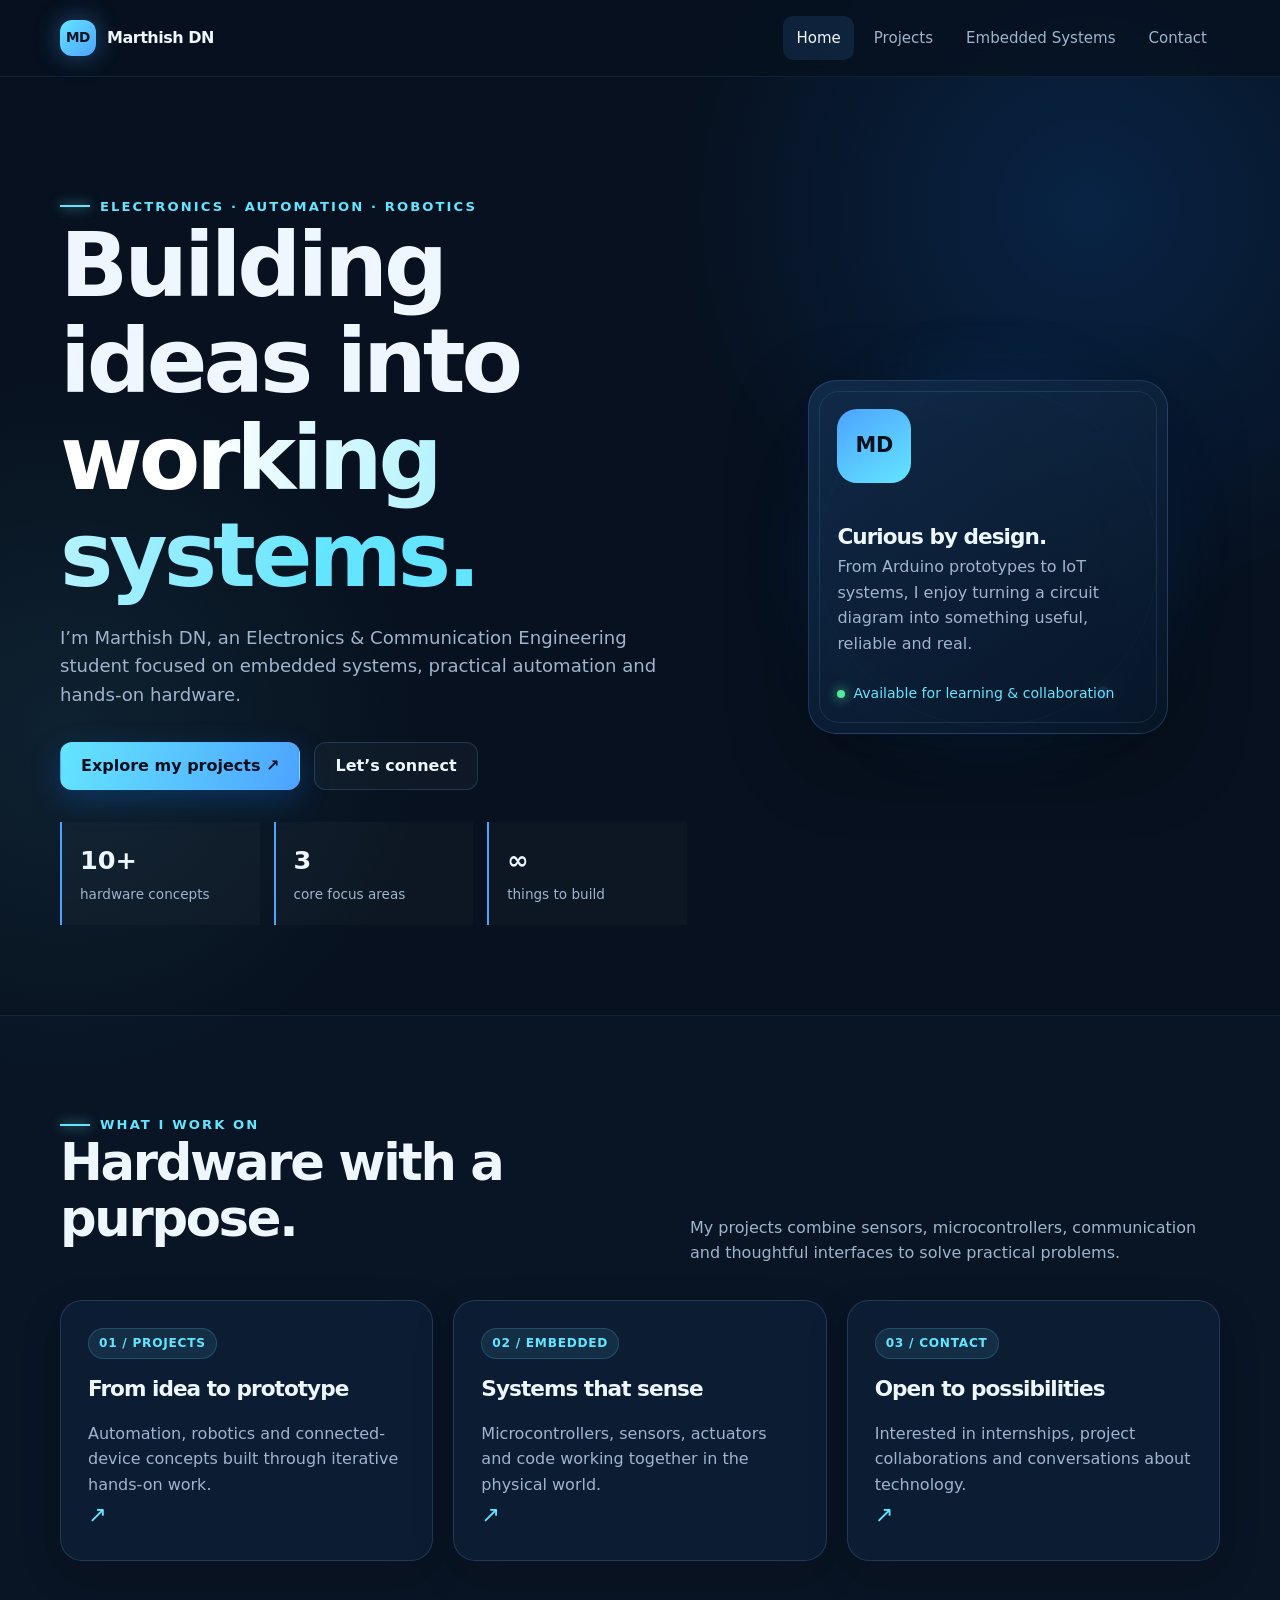
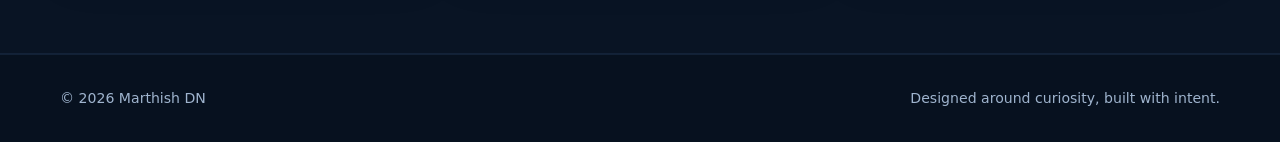
<file: index.html>
<!doctype html>
<html lang="en">
<head>
  <meta charset="UTF-8" />
  <meta name="viewport" content="width=device-width, initial-scale=1.0" />
  <meta name="description" content="Marthish DN — electronics and communication engineering student building embedded systems, automation and robotics projects." />
  <title>Marthish DN | Embedded Systems & Automation</title>
  <link rel="stylesheet" href="styles.css" />
</head>
<body data-page="home">
  <header class="site-header"><div class="container nav">
    <a class="brand" href="index.html"><span class="brand-mark">MD</span><span>Marthish DN</span></a>
    <nav class="nav-links" aria-label="Main navigation"><a data-nav="home" href="index.html">Home</a><a data-nav="projects" href="projects.html">Projects</a><a data-nav="embedded" href="embedded-systems.html">Embedded Systems</a><a data-nav="contact" href="contact.html">Contact</a></nav>
  </div></header>
  <main>
    <section class="container hero">
      <div><span class="eyebrow">Electronics · Automation · Robotics</span><h1>Building ideas into <span class="gradient-text">working systems.</span></h1><p class="lead">I’m Marthish DN, an Electronics & Communication Engineering student focused on embedded systems, practical automation and hands-on hardware.</p><div class="actions"><a class="button primary" href="projects.html">Explore my projects ↗</a><a class="button secondary" href="contact.html">Let’s connect</a></div><div class="metric-row"><div class="metric"><strong>10+</strong><span>hardware concepts</span></div><div class="metric"><strong>3</strong><span>core focus areas</span></div><div class="metric"><strong>∞</strong><span>things to build</span></div></div></div>
      <div class="hero-card"><div class="orbit"></div><div class="profile-panel"><div class="avatar">MD</div><h3>Curious by design.</h3><p>From Arduino prototypes to IoT systems, I enjoy turning a circuit diagram into something useful, reliable and real.</p><div class="status">Available for learning & collaboration</div></div></div>
    </section>
    <section class="section alt"><div class="container"><div class="section-heading"><div><span class="eyebrow">What I work on</span><h2>Hardware with a purpose.</h2></div><p>My projects combine sensors, microcontrollers, communication and thoughtful interfaces to solve practical problems.</p></div><div class="grid grid-3"><a class="card project-card" href="projects.html"><div><span class="tag">01 / Projects</span><h3>From idea to prototype</h3><p>Automation, robotics and connected-device concepts built through iterative hands-on work.</p></div><span class="arrow">↗</span></a><a class="card project-card" href="embedded-systems.html"><div><span class="tag">02 / Embedded</span><h3>Systems that sense</h3><p>Microcontrollers, sensors, actuators and code working together in the physical world.</p></div><span class="arrow">↗</span></a><a class="card project-card" href="contact.html"><div><span class="tag">03 / Contact</span><h3>Open to possibilities</h3><p>Interested in internships, project collaborations and conversations about technology.</p></div><span class="arrow">↗</span></a></div></div></section>
  </main>
  <footer class="footer"><div class="container footer-inner"><span>© 2026 Marthish DN</span><span>Designed around curiosity, built with intent.</span></div></footer>
  <script src="script.js"></script>
</body>
</html>
</file>
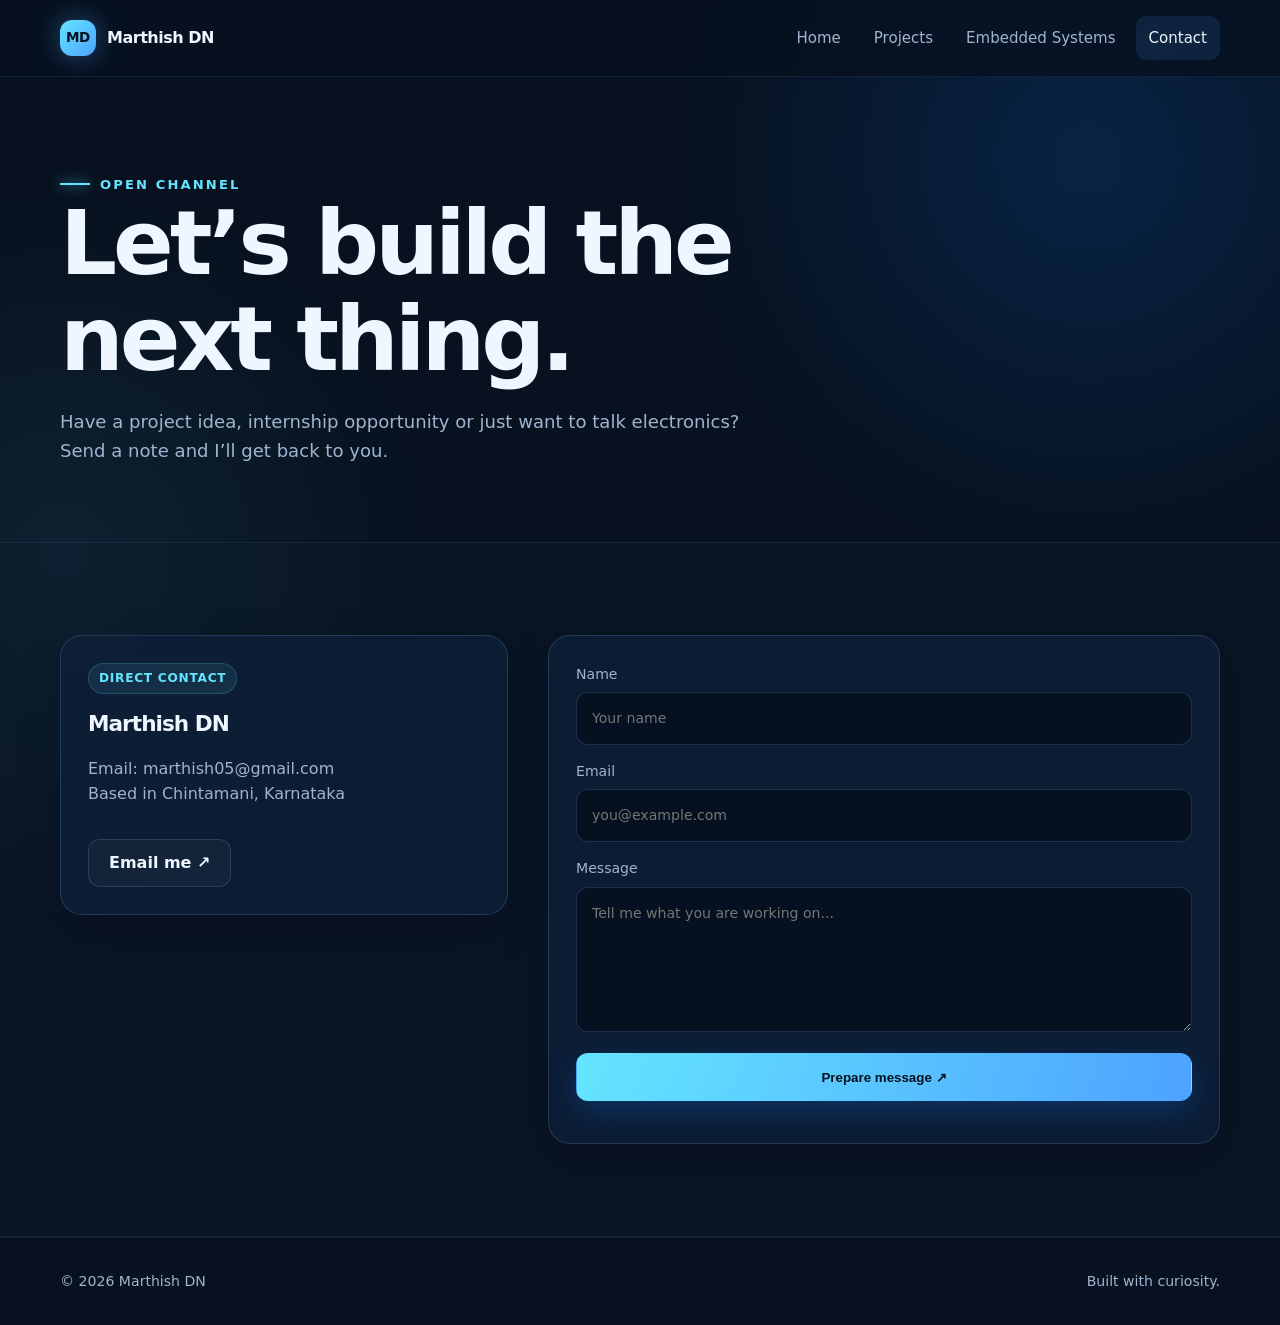
<file: contact.html>
<!doctype html>
<html lang="en"><head><meta charset="UTF-8" /><meta name="viewport" content="width=device-width, initial-scale=1.0" /><meta name="description" content="Contact Marthish DN about embedded systems, automation and project collaboration." /><title>Contact | Marthish DN</title><link rel="stylesheet" href="styles.css" /></head>
<body data-page="contact"><header class="site-header"><div class="container nav"><a class="brand" href="index.html"><span class="brand-mark">MD</span><span>Marthish DN</span></a><nav class="nav-links" aria-label="Main navigation"><a data-nav="home" href="index.html">Home</a><a data-nav="projects" href="projects.html">Projects</a><a data-nav="embedded" href="embedded-systems.html">Embedded Systems</a><a data-nav="contact" href="contact.html">Contact</a></nav></div></header>
<main><section class="container page-hero"><span class="eyebrow">Open channel</span><h1>Let’s build the next thing.</h1><p class="lead">Have a project idea, internship opportunity or just want to talk electronics? Send a note and I’ll get back to you.</p></section><section class="section alt"><div class="container contact-wrap"><div><div class="card"><span class="tag">Direct contact</span><h3>Marthish DN</h3><p>Email: <a href="mailto:marthish05@gmail.com">marthish05@gmail.com</a></p><p>Based in Chintamani, Karnataka</p><div class="actions"><a class="button secondary" href="mailto:marthish05@gmail.com">Email me ↗</a></div></div></div><div class="card"><form class="contact-form" id="contact-form"><label>Name<input name="name" required placeholder="Your name" /></label><label>Email<input type="email" name="email" required placeholder="you@example.com" /></label><label>Message<textarea name="message" required placeholder="Tell me what you are working on..."></textarea></label><button class="button primary" type="submit">Prepare message ↗</button><p id="form-message" aria-live="polite"></p></form></div></div></section></main><footer class="footer"><div class="container footer-inner"><span>© 2026 Marthish DN</span><span>Built with curiosity.</span></div></footer><script src="script.js"></script></body></html>
</file>
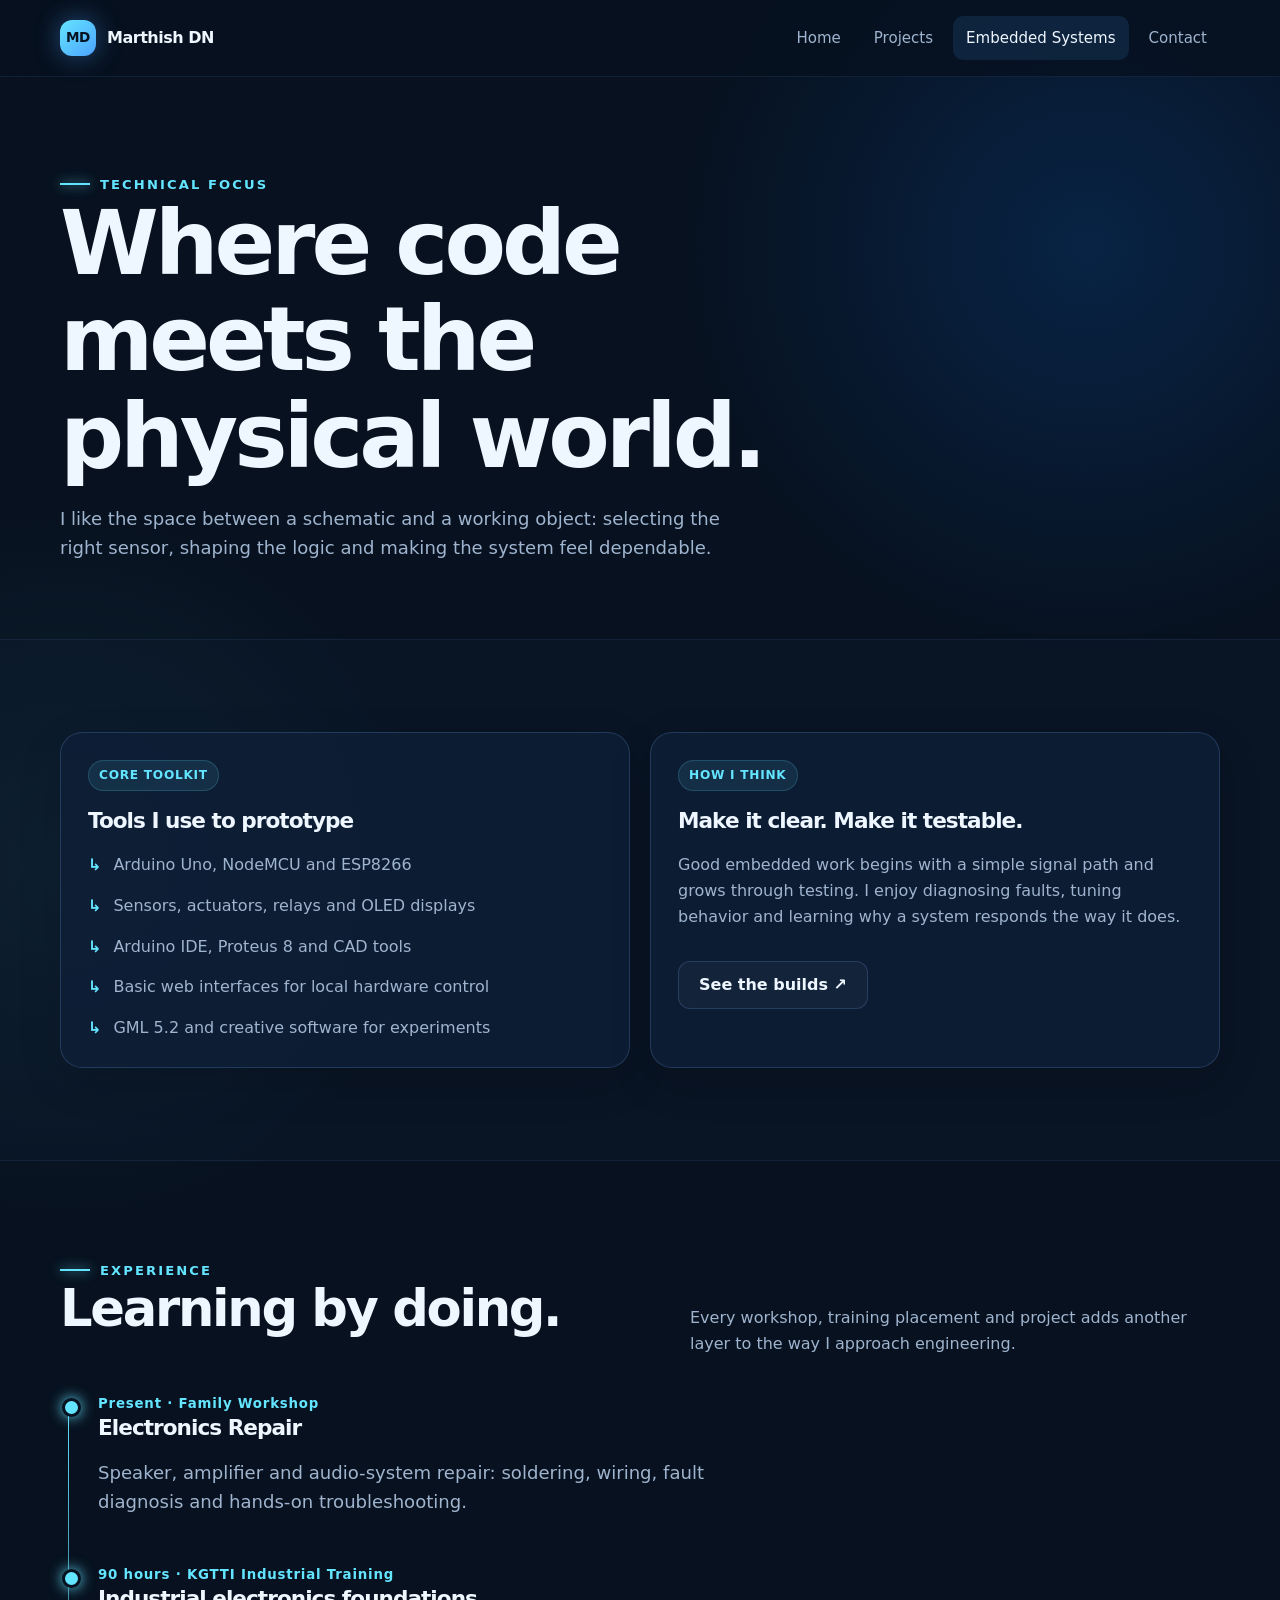
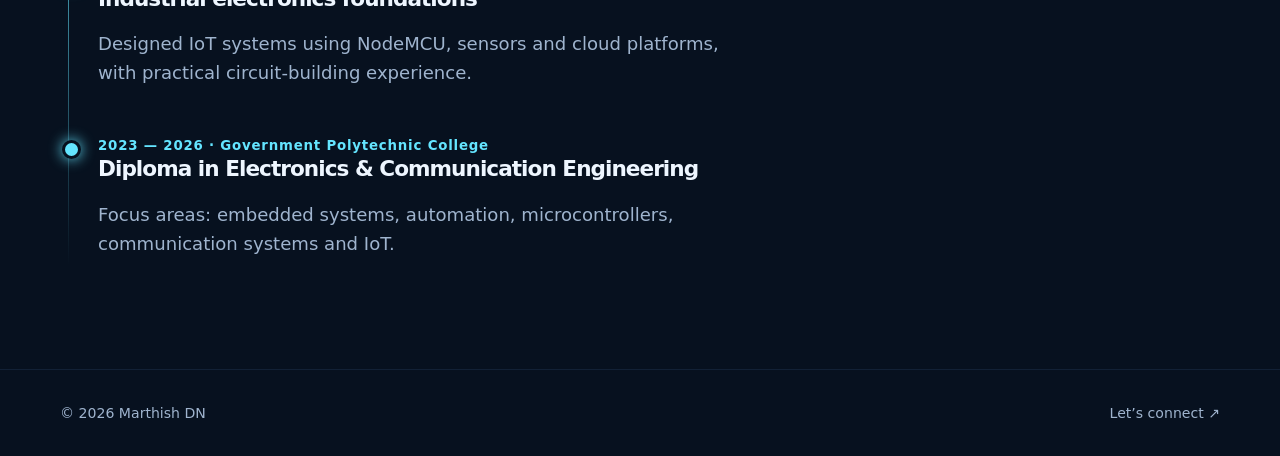
<file: embedded-systems.html>
<!doctype html>
<html lang="en"><head><meta charset="UTF-8" /><meta name="viewport" content="width=device-width, initial-scale=1.0" /><meta name="description" content="Embedded systems, tools and technical interests of Marthish DN." /><title>Embedded Systems | Marthish DN</title><link rel="stylesheet" href="styles.css" /></head>
<body data-page="embedded"><header class="site-header"><div class="container nav"><a class="brand" href="index.html"><span class="brand-mark">MD</span><span>Marthish DN</span></a><nav class="nav-links" aria-label="Main navigation"><a data-nav="home" href="index.html">Home</a><a data-nav="projects" href="projects.html">Projects</a><a data-nav="embedded" href="embedded-systems.html">Embedded Systems</a><a data-nav="contact" href="contact.html">Contact</a></nav></div></header>
<main><section class="container page-hero"><span class="eyebrow">Technical focus</span><h1>Where code meets the physical world.</h1><p class="lead">I like the space between a schematic and a working object: selecting the right sensor, shaping the logic and making the system feel dependable.</p></section><section class="section alt"><div class="container grid grid-2"><div class="card"><span class="tag">Core toolkit</span><h3>Tools I use to prototype</h3><ul class="list"><li>Arduino Uno, NodeMCU and ESP8266</li><li>Sensors, actuators, relays and OLED displays</li><li>Arduino IDE, Proteus 8 and CAD tools</li><li>Basic web interfaces for local hardware control</li><li>GML 5.2 and creative software for experiments</li></ul></div><div class="card"><span class="tag">How I think</span><h3>Make it clear. Make it testable.</h3><p>Good embedded work begins with a simple signal path and grows through testing. I enjoy diagnosing faults, tuning behavior and learning why a system responds the way it does.</p><div class="actions"><a class="button secondary" href="projects.html">See the builds ↗</a></div></div></div></section><section class="section"><div class="container"><div class="section-heading"><div><span class="eyebrow">Experience</span><h2>Learning by doing.</h2></div><p>Every workshop, training placement and project adds another layer to the way I approach engineering.</p></div><div class="timeline"><div class="timeline-item"><small>Present · Family Workshop</small><h3>Electronics Repair</h3><p class="lead">Speaker, amplifier and audio-system repair: soldering, wiring, fault diagnosis and hands-on troubleshooting.</p></div><div class="timeline-item"><small>90 hours · KGTTI Industrial Training</small><h3>Industrial electronics foundations</h3><p class="lead">Designed IoT systems using NodeMCU, sensors and cloud platforms, with practical circuit-building experience.</p></div><div class="timeline-item"><small>2023 — 2026 · Government Polytechnic College</small><h3>Diploma in Electronics & Communication Engineering</h3><p class="lead">Focus areas: embedded systems, automation, microcontrollers, communication systems and IoT.</p></div></div></div></section></main><footer class="footer"><div class="container footer-inner"><span>© 2026 Marthish DN</span><span><a href="contact.html">Let’s connect ↗</a></span></div></footer><script src="script.js"></script></body></html>
</file>
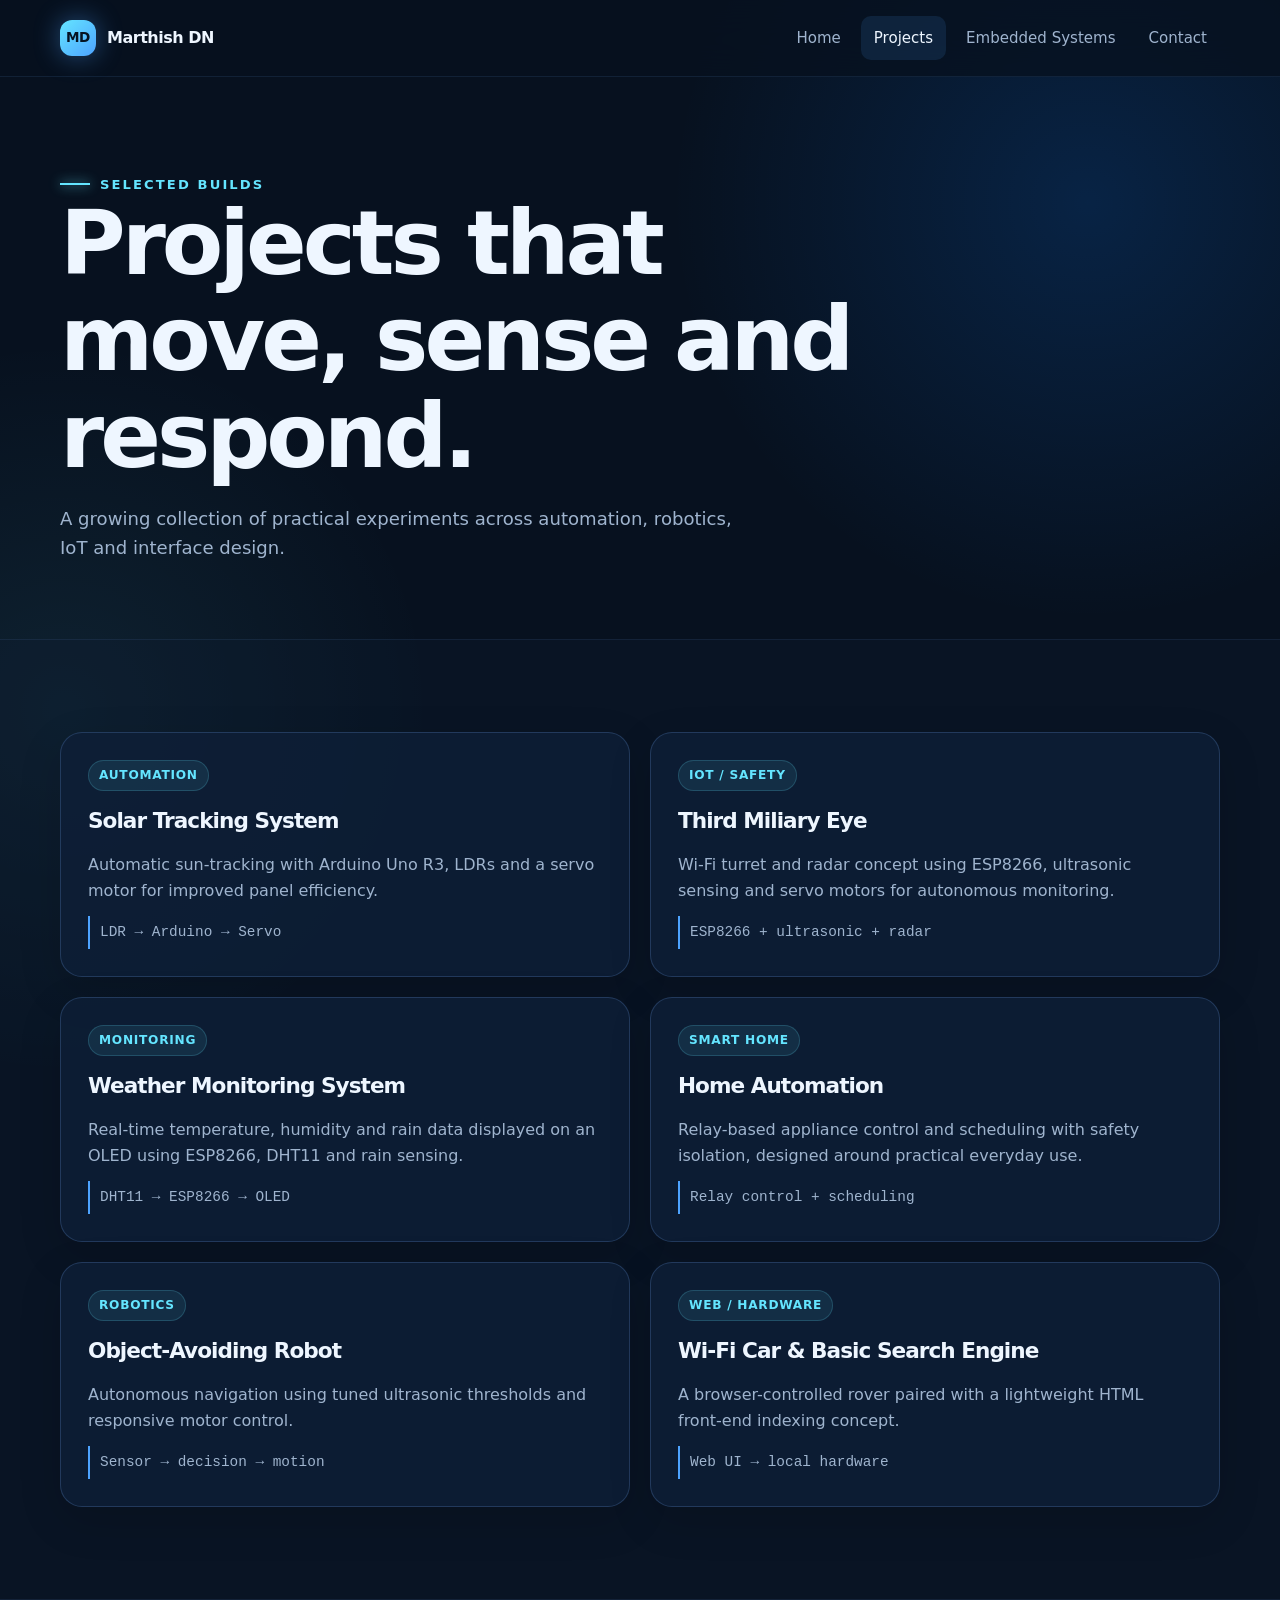
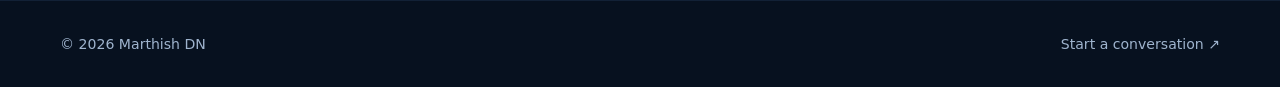
<file: projects.html>
<!doctype html>
<html lang="en"><head><meta charset="UTF-8" /><meta name="viewport" content="width=device-width, initial-scale=1.0" /><meta name="description" content="Selected electronics, automation and robotics projects by Marthish DN." /><title>Projects | Marthish DN</title><link rel="stylesheet" href="styles.css" /></head>
<body data-page="projects"><header class="site-header"><div class="container nav"><a class="brand" href="index.html"><span class="brand-mark">MD</span><span>Marthish DN</span></a><nav class="nav-links" aria-label="Main navigation"><a data-nav="home" href="index.html">Home</a><a data-nav="projects" href="projects.html">Projects</a><a data-nav="embedded" href="embedded-systems.html">Embedded Systems</a><a data-nav="contact" href="contact.html">Contact</a></nav></div></header>
<main><section class="container page-hero"><span class="eyebrow">Selected builds</span><h1>Projects that move, sense and respond.</h1><p class="lead">A growing collection of practical experiments across automation, robotics, IoT and interface design.</p></section><section class="section alt"><div class="container"><div class="grid grid-2"><article class="card project-card"><div><span class="tag">Automation</span><h3>Solar Tracking System</h3><p>Automatic sun-tracking with Arduino Uno R3, LDRs and a servo motor for improved panel efficiency.</p></div><span class="code-line">LDR → Arduino → Servo</span></article><article class="card project-card"><div><span class="tag">IoT / Safety</span><h3>Third Miliary Eye</h3><p>Wi-Fi turret and radar concept using ESP8266, ultrasonic sensing and servo motors for autonomous monitoring.</p></div><span class="code-line">ESP8266 + ultrasonic + radar</span></article><article class="card project-card"><div><span class="tag">Monitoring</span><h3>Weather Monitoring System</h3><p>Real-time temperature, humidity and rain data displayed on an OLED using ESP8266, DHT11 and rain sensing.</p></div><span class="code-line">DHT11 → ESP8266 → OLED</span></article><article class="card project-card"><div><span class="tag">Smart Home</span><h3>Home Automation</h3><p>Relay-based appliance control and scheduling with safety isolation, designed around practical everyday use.</p></div><span class="code-line">Relay control + scheduling</span></article><article class="card project-card"><div><span class="tag">Robotics</span><h3>Object-Avoiding Robot</h3><p>Autonomous navigation using tuned ultrasonic thresholds and responsive motor control.</p></div><span class="code-line">Sensor → decision → motion</span></article><article class="card project-card"><div><span class="tag">Web / Hardware</span><h3>Wi-Fi Car & Basic Search Engine</h3><p>A browser-controlled rover paired with a lightweight HTML front-end indexing concept.</p></div><span class="code-line">Web UI → local hardware</span></article></div></div></section></main><footer class="footer"><div class="container footer-inner"><span>© 2026 Marthish DN</span><span><a href="contact.html">Start a conversation ↗</a></span></div></footer><script src="script.js"></script></body></html>
</file>
<file: styles.css>
:root {
  --bg: #07111f;
  --bg-soft: #0d1b2f;
  --panel: rgba(14, 31, 55, 0.82);
  --panel-solid: #102642;
  --text: #eef6ff;
  --muted: #9fb4ce;
  --line: rgba(121, 177, 255, 0.2);
  --blue: #4da3ff;
  --blue-strong: #0d7dff;
  --cyan: #64e5ff;
  --shadow: 0 24px 80px rgba(0, 0, 0, 0.28);
  --radius: 22px;
  --max: 1160px;
}

* { box-sizing: border-box; }
html { scroll-behavior: smooth; }
body {
  margin: 0;
  color: var(--text);
  background:
    radial-gradient(circle at 85% 12%, rgba(13, 125, 255, .17), transparent 26rem),
    radial-gradient(circle at 5% 42%, rgba(100, 229, 255, .08), transparent 23rem),
    var(--bg);
  font-family: Inter, ui-sans-serif, system-ui, -apple-system, BlinkMacSystemFont, "Segoe UI", sans-serif;
  line-height: 1.6;
}

a { color: inherit; text-decoration: none; }
img { max-width: 100%; display: block; }
.container { width: min(100% - 40px, var(--max)); margin-inline: auto; }

.site-header {
  position: sticky; top: 0; z-index: 10;
  backdrop-filter: blur(18px);
  background: rgba(7, 17, 31, .78);
  border-bottom: 1px solid rgba(121, 177, 255, .1);
}
.nav { min-height: 76px; display: flex; align-items: center; justify-content: space-between; gap: 24px; }
.brand { display: inline-flex; align-items: center; gap: 11px; font-weight: 800; letter-spacing: -.03em; }
.brand-mark { display: grid; place-items: center; width: 36px; height: 36px; border-radius: 12px; color: #061322; background: linear-gradient(135deg, var(--cyan), var(--blue)); box-shadow: 0 0 26px rgba(77,163,255,.42); font-size: .85rem; }
.nav-links { display: flex; align-items: center; gap: 7px; flex-wrap: wrap; }
.nav-links a { color: var(--muted); padding: 10px 13px; border-radius: 10px; font-size: .94rem; transition: .2s ease; }
.nav-links a:hover, .nav-links a.active { color: var(--text); background: rgba(77,163,255,.12); }

main { overflow: hidden; }
.hero { padding: 112px 0 90px; min-height: 70vh; display: grid; grid-template-columns: 1.15fr .85fr; align-items: center; gap: 70px; }
.eyebrow { display: inline-flex; align-items: center; gap: 10px; color: var(--cyan); font-size: .82rem; text-transform: uppercase; letter-spacing: .16em; font-weight: 800; }
.eyebrow::before { content: ""; width: 30px; height: 2px; background: var(--cyan); box-shadow: 0 0 12px var(--cyan); }
h1, h2, h3 { line-height: 1.08; letter-spacing: -.045em; margin: 0 0 20px; }
h1 { font-size: clamp(3.2rem, 7vw, 6.8rem); max-width: 800px; }
h2 { font-size: clamp(2.1rem, 4vw, 4rem); }
h3 { font-size: 1.35rem; }
.gradient-text { background: linear-gradient(100deg, #fff 18%, var(--cyan) 80%); -webkit-background-clip: text; background-clip: text; color: transparent; }
.lead { max-width: 650px; color: var(--muted); font-size: 1.13rem; }
.actions { display: flex; gap: 14px; flex-wrap: wrap; margin-top: 32px; }
.button { display: inline-flex; align-items: center; justify-content: center; gap: 9px; min-height: 48px; padding: 0 20px; border: 1px solid var(--line); border-radius: 12px; font-weight: 800; transition: .2s ease; cursor: pointer; }
.button.primary { color: #04101f; background: linear-gradient(110deg, var(--cyan), var(--blue)); border-color: transparent; box-shadow: 0 10px 30px rgba(13,125,255,.25); }
.button.secondary { color: var(--text); background: rgba(255,255,255,.03); }
.button:hover { transform: translateY(-2px); filter: brightness(1.08); }

.hero-card { position: relative; min-height: 440px; display: grid; place-items: center; }
.orbit { position: absolute; width: 340px; height: 340px; border: 1px solid rgba(100,229,255,.24); border-radius: 50%; box-shadow: 0 0 80px rgba(13,125,255,.18), inset 0 0 60px rgba(13,125,255,.1); animation: drift 8s ease-in-out infinite; }
.orbit::before, .orbit::after { content: ""; position: absolute; width: 13px; height: 13px; border-radius: 50%; background: var(--cyan); box-shadow: 0 0 25px var(--cyan); }
.orbit::before { top: 13%; left: 14%; } .orbit::after { bottom: 8%; right: 14%; background: var(--blue); box-shadow: 0 0 25px var(--blue); }
.profile-panel { position: relative; width: min(100%, 360px); padding: 28px; border: 1px solid var(--line); background: linear-gradient(145deg, rgba(17,43,74,.94), rgba(8,22,40,.88)); border-radius: 28px; box-shadow: var(--shadow); }
.profile-panel::after { content: ""; position: absolute; inset: 10px; border: 1px solid rgba(100,229,255,.12); border-radius: 20px; pointer-events: none; }
.avatar { width: 74px; height: 74px; display: grid; place-items: center; border-radius: 20px; background: linear-gradient(145deg, var(--blue), var(--cyan)); color: #05111f; font-size: 1.3rem; font-weight: 900; margin-bottom: 42px; }
.profile-panel h3 { margin-bottom: 6px; } .profile-panel p { color: var(--muted); margin: 0; }
.status { display: inline-flex; align-items: center; gap: 8px; margin-top: 26px; color: var(--cyan); font-size: .88rem; } .status::before { content: ""; width: 8px; height: 8px; border-radius: 50%; background: #55e99b; box-shadow: 0 0 12px #55e99b; }

.section { padding: 92px 0; } .section.alt { border-block: 1px solid rgba(121,177,255,.09); background: rgba(13,27,47,.34); }
.section-heading { display: flex; justify-content: space-between; gap: 30px; align-items: end; margin-bottom: 34px; }
.section-heading p { max-width: 530px; color: var(--muted); margin: 0; }
.grid { display: grid; gap: 20px; } .grid-3 { grid-template-columns: repeat(3, 1fr); } .grid-2 { grid-template-columns: repeat(2, 1fr); }
.card { padding: 27px; border: 1px solid var(--line); border-radius: var(--radius); background: var(--panel); box-shadow: 0 14px 44px rgba(0,0,0,.14); }
.card p { color: var(--muted); margin: 0; } .card .tag { margin-bottom: 18px; }
.tag { display: inline-flex; width: fit-content; padding: 5px 10px; border-radius: 999px; color: var(--cyan); background: rgba(100,229,255,.09); border: 1px solid rgba(100,229,255,.18); font-size: .76rem; font-weight: 800; letter-spacing: .06em; text-transform: uppercase; }
.project-card { min-height: 245px; display: flex; flex-direction: column; justify-content: space-between; }
.project-card .arrow { color: var(--cyan); font-size: 1.4rem; }
.metric-row { display: grid; grid-template-columns: repeat(3,1fr); gap: 14px; margin-top: 32px; }
.metric { padding: 18px; border-left: 2px solid var(--blue); background: rgba(255,255,255,.025); } .metric strong { display:block; font-size: 1.6rem; } .metric span { color: var(--muted); font-size: .85rem; }
.list { list-style: none; padding: 0; margin: 0; display: grid; gap: 15px; } .list li { display: flex; gap: 12px; color: var(--muted); } .list li::before { content: "↳"; color: var(--cyan); font-weight: 900; }
.contact-wrap { display: grid; grid-template-columns: .8fr 1.2fr; gap: 40px; align-items: start; }
.contact-form { display: grid; gap: 15px; } label { color: var(--muted); font-size: .88rem; } input, textarea { width: 100%; margin-top: 7px; padding: 14px 15px; color: var(--text); background: rgba(4,13,25,.7); border: 1px solid var(--line); border-radius: 12px; font: inherit; outline: none; } input:focus, textarea:focus { border-color: var(--blue); box-shadow: 0 0 0 3px rgba(77,163,255,.12); } textarea { min-height: 145px; resize: vertical; }
.footer { padding: 32px 0; border-top: 1px solid rgba(121,177,255,.1); color: var(--muted); font-size: .88rem; } .footer-inner { display:flex; justify-content:space-between; gap: 20px; flex-wrap:wrap; }
.page-hero { padding: 90px 0 58px; } .page-hero .lead { max-width: 690px; }
.timeline { position: relative; display: grid; gap: 26px; } .timeline::before { content:""; position:absolute; left: 8px; top: 12px; bottom: 12px; width: 1px; background: linear-gradient(var(--cyan), transparent); } .timeline-item { position: relative; padding-left: 38px; } .timeline-item::before { content:""; position:absolute; left: 2px; top: 8px; width: 13px; height:13px; border: 3px solid var(--bg); border-radius:50%; background: var(--cyan); box-shadow: 0 0 14px var(--cyan); } .timeline-item small { color: var(--cyan); font-weight: 800; letter-spacing: .06em; }
.code-line { padding: 5px 10px; border-left: 2px solid var(--blue); color: var(--muted); font-family: ui-monospace, SFMono-Regular, Menlo, monospace; font-size: .9rem; }

@keyframes drift { 0%,100% { transform: rotate(-8deg) translateY(0); } 50% { transform: rotate(8deg) translateY(-12px); } }
@media (max-width: 820px) { .hero, .contact-wrap { grid-template-columns: 1fr; } .hero { padding-top: 72px; gap: 30px; } .hero-card { min-height: 330px; } .orbit { width: 280px; height: 280px; } .grid-3, .grid-2 { grid-template-columns: 1fr; } .section-heading { display: block; } .section-heading p { margin-top: 14px; } }
@media (max-width: 560px) { .container { width: min(100% - 28px, var(--max)); } .nav { align-items: flex-start; padding: 17px 0; flex-direction: column; gap: 12px; } .nav-links { gap: 2px; } .nav-links a { padding: 7px 9px; font-size: .82rem; } h1 { font-size: 3.2rem; } .metric-row { grid-template-columns: 1fr; } .section { padding: 70px 0; } }
</file>
